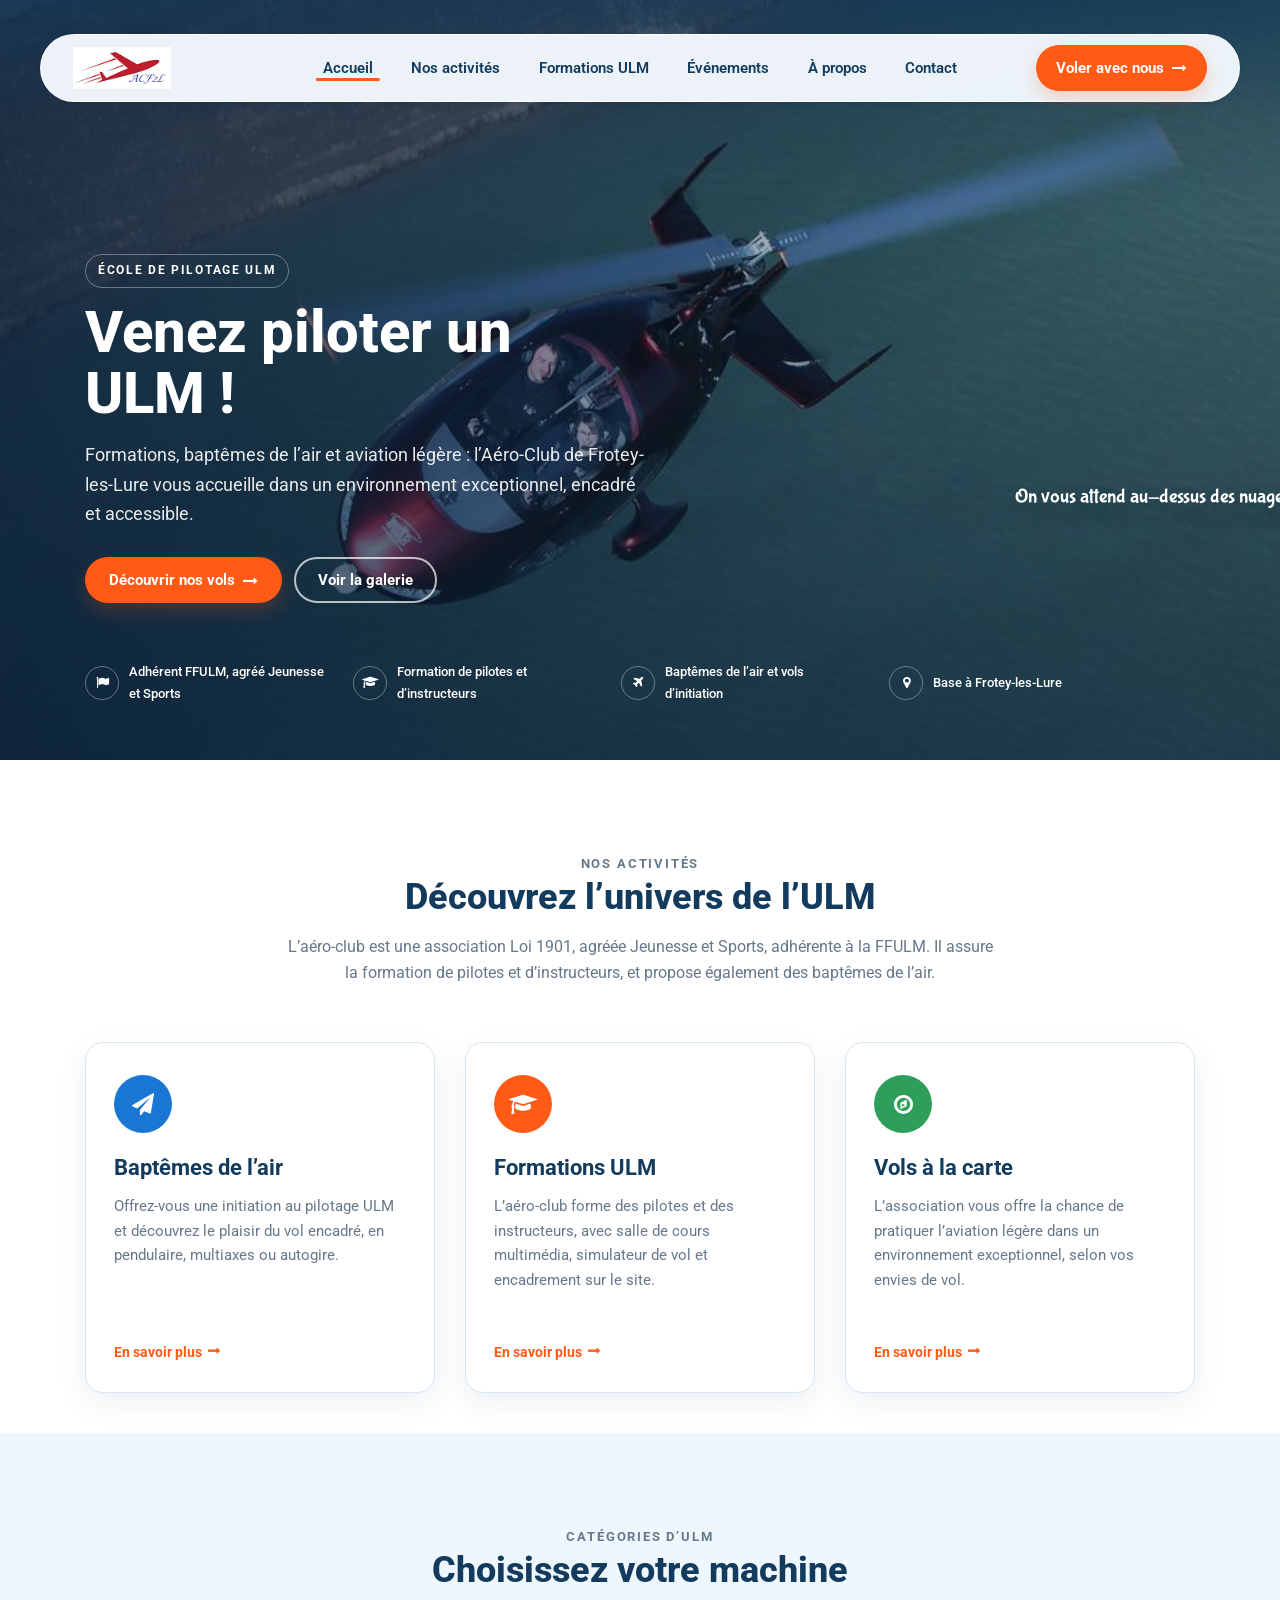
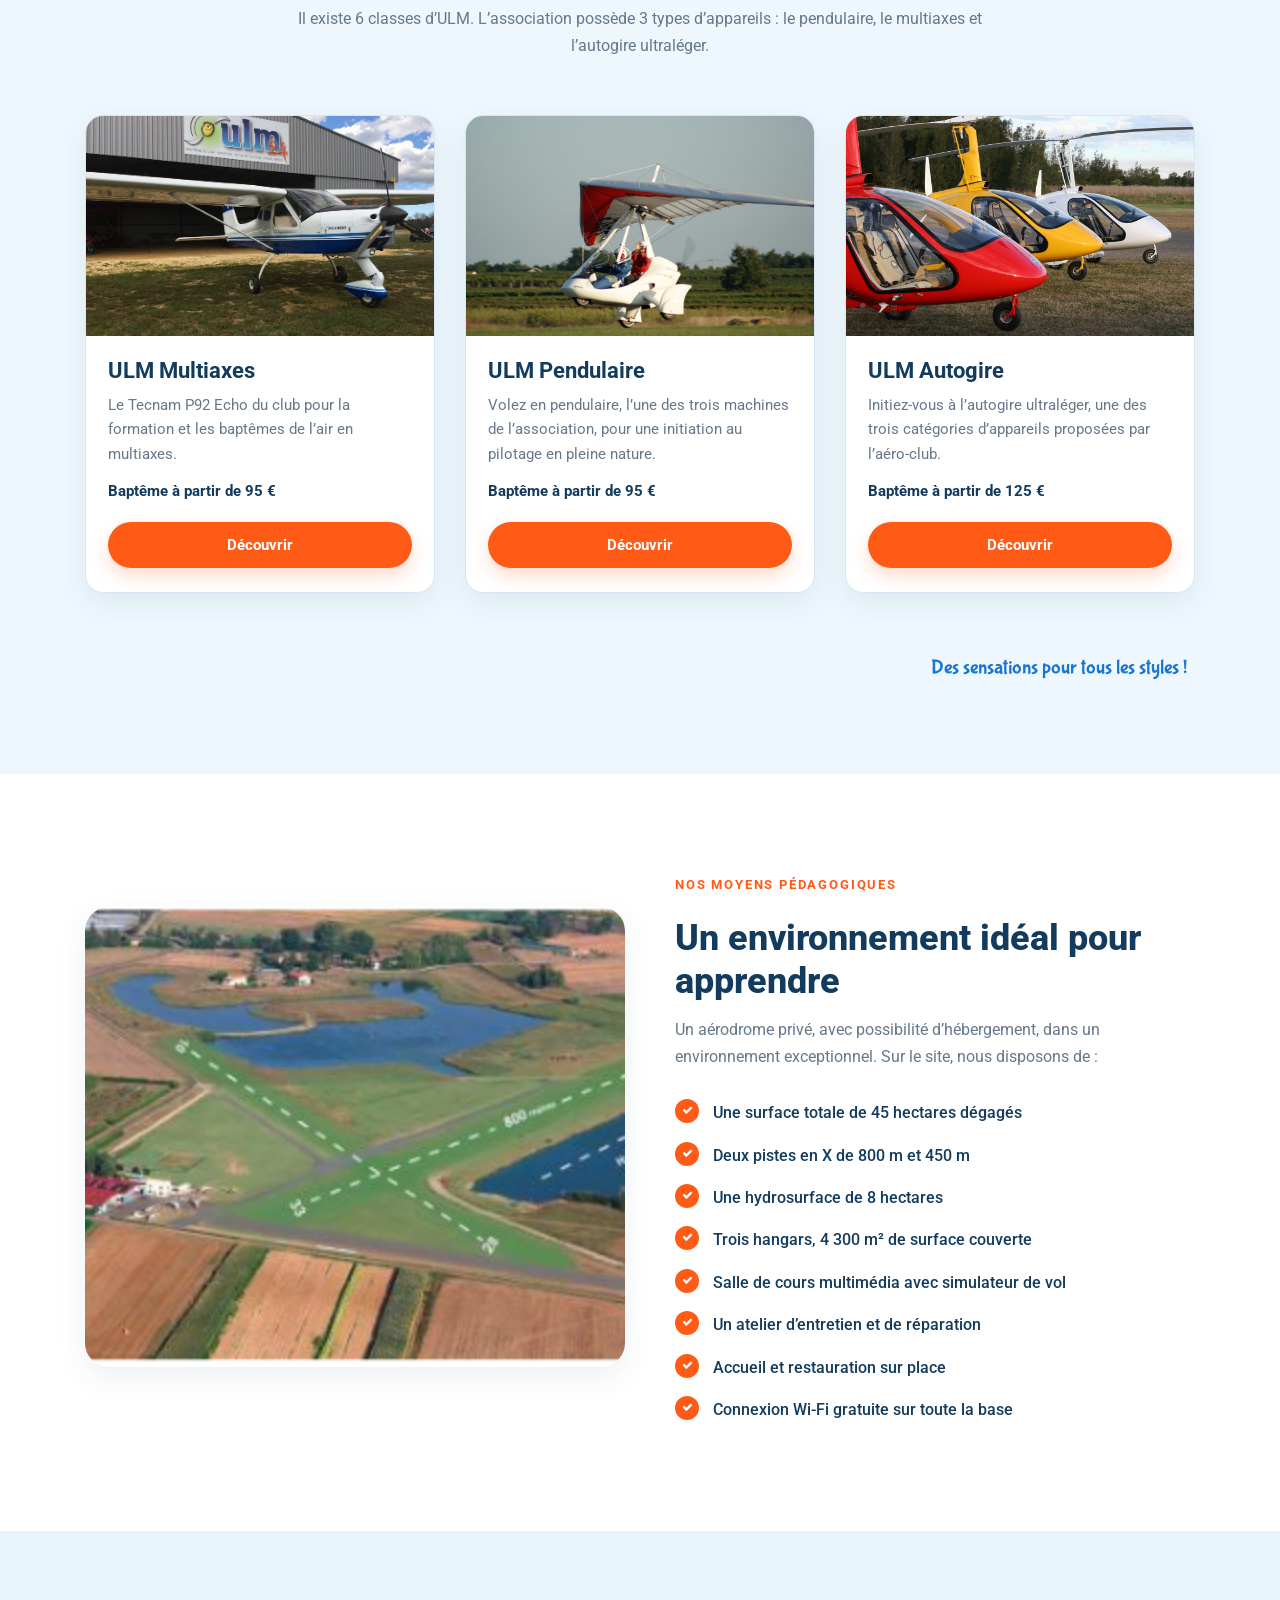
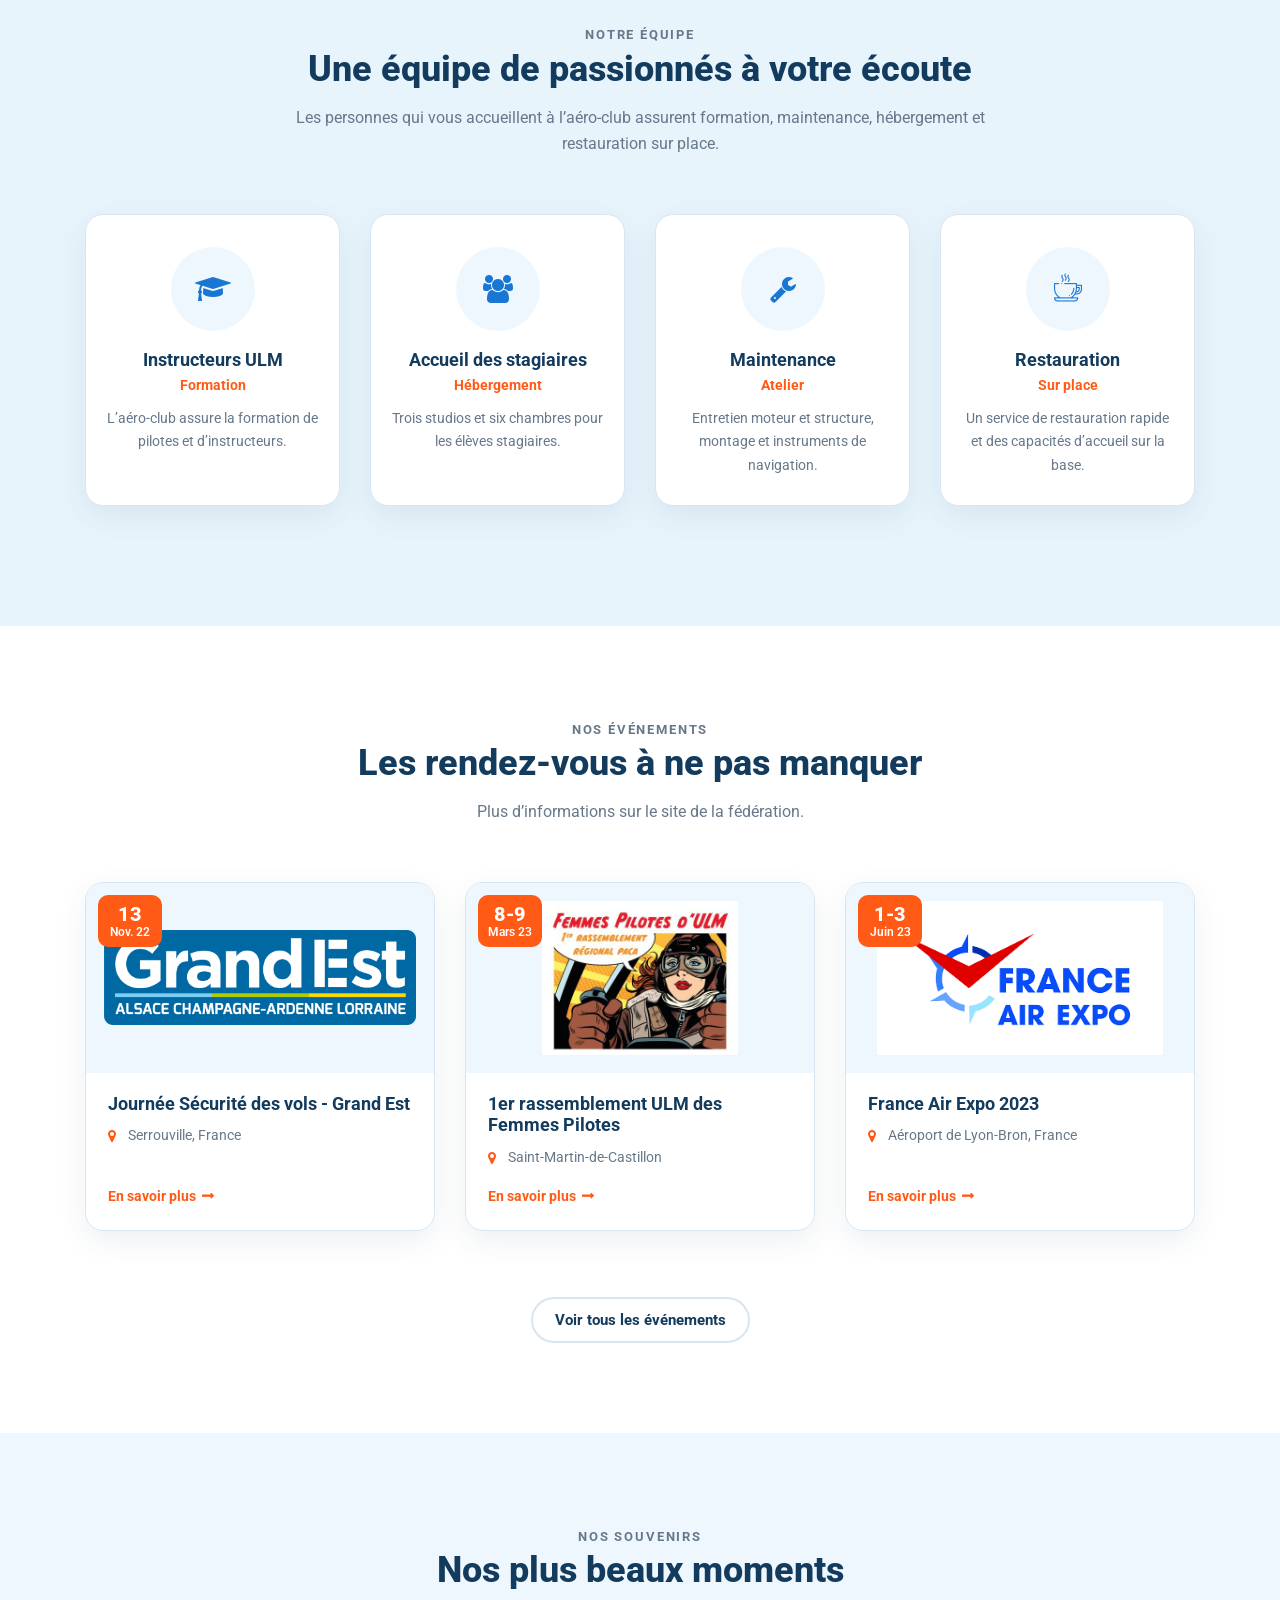
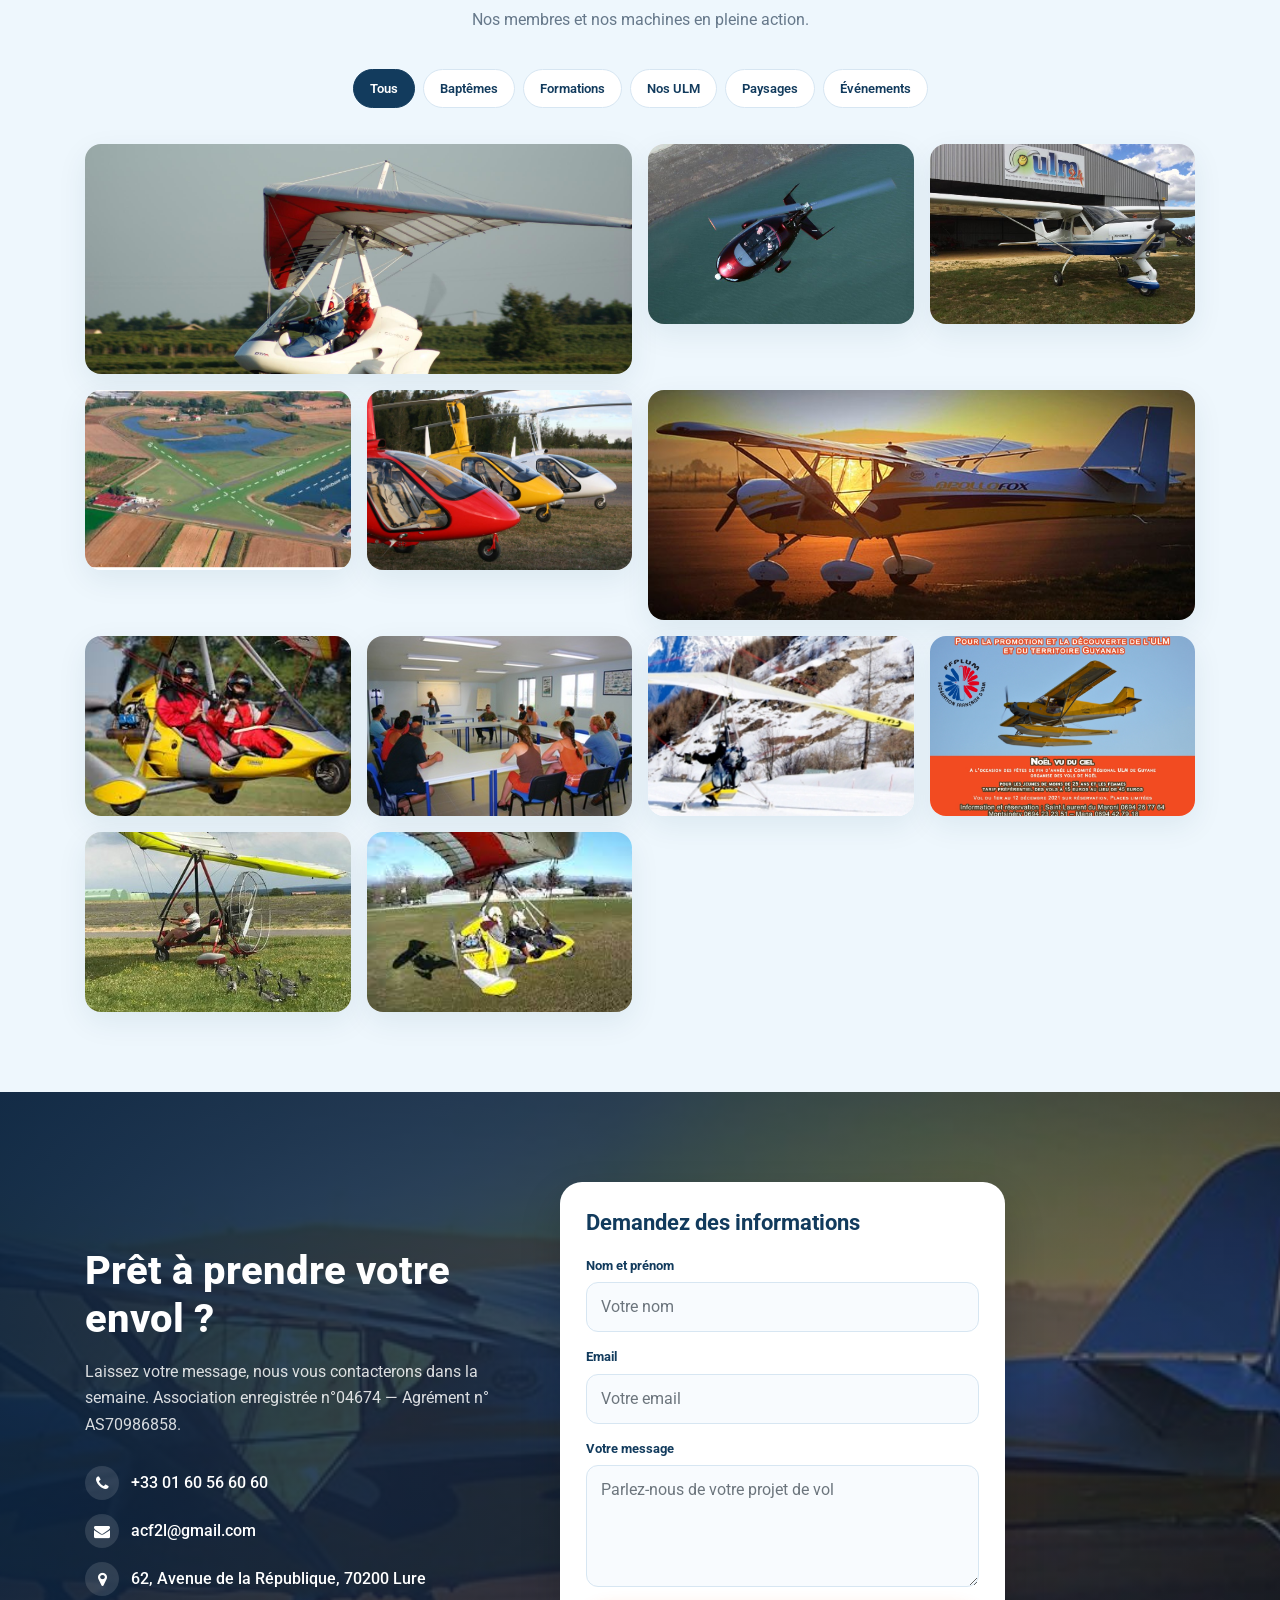
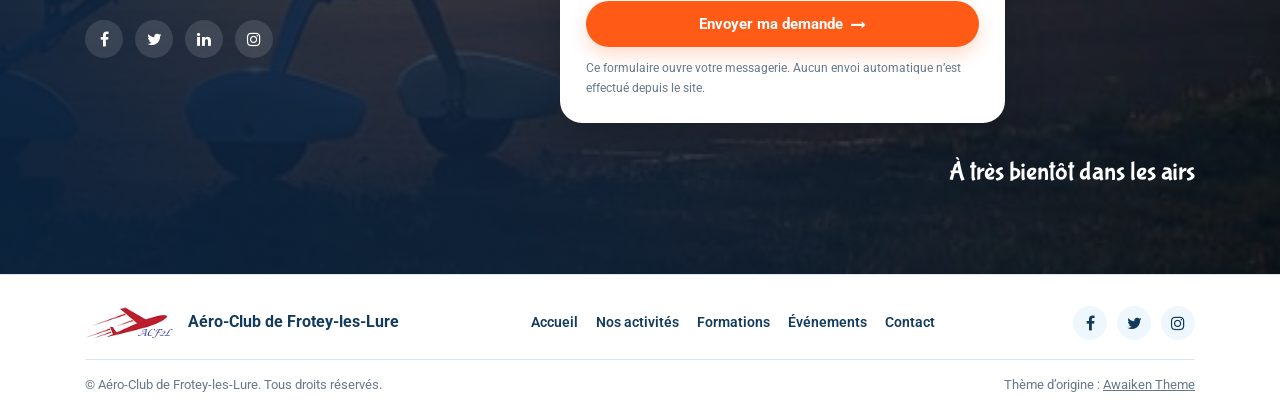
<file: index.html>
<!DOCTYPE html>
<html lang="fr">
<head>
	<meta charset="utf-8">
	<meta http-equiv="X-UA-Compatible" content="IE=edge">
	<meta name="viewport" content="width=device-width, initial-scale=1.0">
	<meta name="description" content="Aéro-Club de Frotey-les-Lure : formations ULM, baptêmes de l’air et aviation légère en Haute-Saône. Association Loi 1901, agréée Jeunesse et Sports, adhérente à la FFULM.">
	<meta name="keywords" content="ULM, aéro-club, Frotey-les-Lure, baptême de l’air, formation pilote, autogire, pendulaire, multiaxes">
	<meta name="author" content="Aéro-Club de Frotey-les-Lure">

	<title>ACF2L - Aéro-Club de Frotey-les-Lure</title>
	<link href="https://fonts.googleapis.com/css?family=Bubblegum+Sans|Roboto:300,400,500,700,900" rel="stylesheet">
	<link href="css/bootstrap.min.css" rel="stylesheet" media="screen">
	<link href="css/font-awesome.min.css" rel="stylesheet" media="screen">
	<link href="css/flaticon.css" rel="stylesheet" media="screen">
	<link rel="stylesheet" href="css/swiper.min.css">
	<link href="css/animate.css" rel="stylesheet">
	<link href="css/magnific-popup.css" rel="stylesheet">
	<link rel="stylesheet" href="css/slicknav.css">
	<link href="css/custom.css?v=7" rel="stylesheet" media="screen">
	<!--[if lt IE 9]>
	  <script src="https://oss.maxcdn.com/html5shiv/3.7.2/html5shiv.min.js"></script>
	  <script src="https://oss.maxcdn.com/respond/1.4.2/respond.min.js"></script>
	<![endif]-->
	<link href="css/monstyle.css" rel="stylesheet">
</head>
<body data-spy="scroll" data-target="#main-navbar" data-offset="90">
	<a class="skip-link" href="#main-content">Aller au contenu</a>

	<header class="header">
		<nav class="navbar navbar-expand-lg navbar-light my-3 px-4 shadow-sm" id="main-navbar" style="max-width: 1200px;">
			<div class="container header-bar">
				<a class="navbar-brand" href="#home">
					<img src="images/logo.png" alt="ACF2L, Aéro-Club de Frotey-les-Lure">
					<span class="brand-text">Aéro-Club de Frotey-les-Lure</span>
				</a>

				<ul class="navbar-nav text-nowrap mx-auto" id="main-menu">
					<li class="nav-item"><a class="nav-link active" href="#home">Accueil</a></li>
					<li class="nav-item"><a class="nav-link" href="#activities">Nos activités</a></li>
					<li class="nav-item"><a class="nav-link" href="#courses">Formations ULM</a></li>
					<li class="nav-item"><a class="nav-link" href="#events">Événements</a></li>
					<li class="nav-item"><a class="nav-link" href="#about-us">À propos</a></li>
					<li class="nav-item"><a class="nav-link" href="#contact">Contact</a></li>
				</ul>

				<a class="header-cta" href="#contact">Voler avec nous <i class="fa fa-long-arrow-right" aria-hidden="true"></i></a>
				<div class="navbar-toggle"></div>
				<div id="responsive-menu"></div>
			</div>
		</nav>
	</header>

	<main id="main-content">
		<section class="hero" id="home">
			<div class="hero-media">
				<img src="images/slide-3.jpg" alt="Autogire ULM en vol au-dessus de l’eau">
			</div>
			<div class="hero-overlay"></div>
			<div class="container hero-inner">
				<div class="hero-copy">
					<p class="hero-eyebrow">École de pilotage ULM</p>
					<h1>Venez piloter un ULM&nbsp;!</h1>
					<p class="hero-lead">Formations, baptêmes de l’air et aviation légère&nbsp;: l’Aéro-Club de Frotey-les-Lure vous accueille dans un environnement exceptionnel, encadré et accessible.</p>
					<div class="hero-actions">
						<a class="bouton bouton-primaire" href="#courses">Découvrir nos vols <i class="fa fa-long-arrow-right" aria-hidden="true"></i></a>
						<a class="bouton bouton-fantome" href="#gallery">Voir la galerie</a>
					</div>
				</div>
				<p class="hero-aside" aria-hidden="true">On vous attend au-dessus des nuages&nbsp;!</p>
			</div>
			<div class="container">
				<ul class="hero-trust">
					<li>
						<span class="trust-icon" aria-hidden="true"><i class="fa fa-flag"></i></span>
						<span>Adhérent FFULM, agréé Jeunesse et Sports</span>
					</li>
					<li>
						<span class="trust-icon" aria-hidden="true"><i class="fa fa-graduation-cap"></i></span>
						<span>Formation de pilotes et d’instructeurs</span>
					</li>
					<li>
						<span class="trust-icon" aria-hidden="true"><i class="fa fa-plane"></i></span>
						<span>Baptêmes de l’air et vols d’initiation</span>
					</li>
					<li>
						<span class="trust-icon" aria-hidden="true"><i class="fa fa-map-marker"></i></span>
						<span>Base à Frotey-les-Lure</span>
					</li>
				</ul>
			</div>
		</section>

		<section class="our-activities" id="activities">
			<div class="container">
				<div class="section-title wow fadeInUp">
					<p class="section-eyebrow">Nos activités</p>
					<h2>Découvrez l’univers de l’ULM</h2>
					<p>L’aéro-club est une association Loi 1901, agréée Jeunesse et Sports, adhérente à la FFULM. Il assure la formation de pilotes et d’instructeurs, et propose également des baptêmes de l’air.</p>
				</div>
				<div class="row equal-cards">
					<div class="col-md-4">
						<article class="activity-card wow fadeInUp" data-wow-delay="0.1s">
							<div class="activity-icon icon-blue" aria-hidden="true"><i class="fa fa-paper-plane"></i></div>
							<h3>Baptêmes de l’air</h3>
							<p>Offrez-vous une initiation au pilotage ULM et découvrez le plaisir du vol encadré, en pendulaire, multiaxes ou autogire.</p>
							<a href="#courses" class="text-link">En savoir plus</a>
						</article>
					</div>
					<div class="col-md-4">
						<article class="activity-card wow fadeInUp" data-wow-delay="0.2s">
							<div class="activity-icon icon-orange" aria-hidden="true"><i class="fa fa-graduation-cap"></i></div>
							<h3>Formations ULM</h3>
							<p>L’aéro-club forme des pilotes et des instructeurs, avec salle de cours multimédia, simulateur de vol et encadrement sur le site.</p>
							<a href="#about-us" class="text-link">En savoir plus</a>
						</article>
					</div>
					<div class="col-md-4">
						<article class="activity-card wow fadeInUp" data-wow-delay="0.3s">
							<div class="activity-icon icon-green" aria-hidden="true"><i class="fa fa-compass"></i></div>
							<h3>Vols à la carte</h3>
							<p>L’association vous offre la chance de pratiquer l’aviation légère dans un environnement exceptionnel, selon vos envies de vol.</p>
							<a href="#contact" class="text-link">En savoir plus</a>
						</article>
					</div>
				</div>
			</div>
		</section>

		<section class="courses" id="courses">
			<div class="container">
				<div class="section-title">
					<p class="section-eyebrow">Catégories d’ULM</p>
					<h2>Choisissez votre machine</h2>
					<p>Il existe 6 classes d’ULM. L’association possède 3 types d’appareils&nbsp;: le pendulaire, le multiaxes et l’autogire ultraléger.</p>
				</div>
				<div class="row equal-cards">
					<div class="col-lg-4">
						<article class="machine-card wow fadeInUp" data-wow-delay="0.1s">
							<figure>
								<img src="images/Tecnam-P92-exter.jpg" alt="ULM multiaxes Tecnam P92 Echo devant le hangar">
							</figure>
							<div class="machine-body">
								<h3>ULM Multiaxes</h3>
								<p>Le Tecnam P92 Echo du club pour la formation et les baptêmes de l’air en multiaxes.</p>
								<p class="machine-price">Baptême à partir de 95&nbsp;€</p>
								<a href="#contact" class="bouton bouton-primaire bouton-bloc">Découvrir</a>
							</div>
						</article>
					</div>
					<div class="col-lg-4">
						<article class="machine-card wow fadeInUp" data-wow-delay="0.2s">
							<figure>
								<img src="images/pendulaire1.jpg" alt="ULM pendulaire biplace en vol">
							</figure>
							<div class="machine-body">
								<h3>ULM Pendulaire</h3>
								<p>Volez en pendulaire, l’une des trois machines de l’association, pour une initiation au pilotage en pleine nature.</p>
								<p class="machine-price">Baptême à partir de 95&nbsp;€</p>
								<a href="#contact" class="bouton bouton-primaire bouton-bloc">Découvrir</a>
							</div>
						</article>
					</div>
					<div class="col-lg-4">
						<article class="machine-card wow fadeInUp" data-wow-delay="0.3s">
							<figure>
								<img src="images/troisAutogires.jpg" alt="Trois autogires ULM alignés sur le terrain">
							</figure>
							<div class="machine-body">
								<h3>ULM Autogire</h3>
								<p>Initiez-vous à l’autogire ultraléger, une des trois catégories d’appareils proposées par l’aéro-club.</p>
								<p class="machine-price">Baptême à partir de 125&nbsp;€</p>
								<a href="#contact" class="bouton bouton-primaire bouton-bloc">Découvrir</a>
							</div>
						</article>
					</div>
				</div>
				<p class="section-note">Des sensations pour tous les styles&nbsp;!</p>
			</div>
		</section>

		<section class="about-us" id="about-us">
			<div class="container">
				<div class="row about-layout">
					<div class="col-lg-6">
						<div class="about-image wow fadeInLeft" data-wow-delay="0.15s">
							<img src="images/about.png" alt="Vue aérienne de l’aérodrome avec deux pistes en X, hydrosurface et hangars">
						</div>
					</div>
					<div class="col-lg-6">
						<div class="about-content wow fadeInUp" data-wow-delay="0.25s">
							<p class="section-eyebrow">Nos moyens pédagogiques</p>
							<h2>Un environnement idéal pour apprendre</h2>
							<p>Un aérodrome privé, avec possibilité d’hébergement, dans un environnement exceptionnel. Sur le site, nous disposons de&nbsp;:</p>
							<ul class="check-list">
								<li>Une surface totale de 45 hectares dégagés</li>
								<li>Deux pistes en X de 800 m et 450 m</li>
								<li>Une hydrosurface de 8 hectares</li>
								<li>Trois hangars, 4&nbsp;300 m² de surface couverte</li>
								<li>Salle de cours multimédia avec simulateur de vol</li>
								<li>Un atelier d’entretien et de réparation</li>
								<li>Accueil et restauration sur place</li>
								<li>Connexion Wi-Fi gratuite sur toute la base</li>
							</ul>
						</div>
					</div>
				</div>
			</div>
		</section>

		<section class="faculty" id="teachers">
			<div class="container">
				<div class="section-title">
					<p class="section-eyebrow">Notre équipe</p>
					<h2>Une équipe de passionnés à votre écoute</h2>
					<p>Les personnes qui vous accueillent à l’aéro-club assurent formation, maintenance, hébergement et restauration sur place.</p>
				</div>
				<div class="row equal-cards">
					<div class="col-lg-3 col-md-6">
						<article class="team-card wow fadeInUp" data-wow-delay="0.1s">
							<div class="team-icon" aria-hidden="true"><i class="fa fa-graduation-cap"></i></div>
							<h3>Instructeurs ULM</h3>
							<p class="team-role">Formation</p>
							<p>L’aéro-club assure la formation de pilotes et d’instructeurs.</p>
						</article>
					</div>
					<div class="col-lg-3 col-md-6">
						<article class="team-card wow fadeInUp" data-wow-delay="0.2s">
							<div class="team-icon" aria-hidden="true"><i class="fa fa-users"></i></div>
							<h3>Accueil des stagiaires</h3>
							<p class="team-role">Hébergement</p>
							<p>Trois studios et six chambres pour les élèves stagiaires.</p>
						</article>
					</div>
					<div class="col-lg-3 col-md-6">
						<article class="team-card wow fadeInUp" data-wow-delay="0.3s">
							<div class="team-icon" aria-hidden="true"><i class="fa fa-wrench"></i></div>
							<h3>Maintenance</h3>
							<p class="team-role">Atelier</p>
							<p>Entretien moteur et structure, montage et instruments de navigation.</p>
						</article>
					</div>
					<div class="col-lg-3 col-md-6">
						<article class="team-card wow fadeInUp" data-wow-delay="0.4s">
							<div class="team-icon" aria-hidden="true"><i class="flaticon-coffee-cup"></i></div>
							<h3>Restauration</h3>
							<p class="team-role">Sur place</p>
							<p>Un service de restauration rapide et des capacités d’accueil sur la base.</p>
						</article>
					</div>
				</div>
			</div>
		</section>

		<section class="events" id="events">
			<div class="container">
				<div class="section-title">
					<p class="section-eyebrow">Nos événements</p>
					<h2>Les rendez-vous à ne pas manquer</h2>
					<p>Plus d’informations sur le site de la fédération.</p>
				</div>
				<div class="row equal-cards">
					<div class="col-md-4">
						<article class="event-card wow fadeInUp" data-wow-delay="0.1s">
							<figure>
								<img src="images/event-1.png" alt="Logo Grand Est">
								<div class="event-date"><span>13</span> Nov. 22</div>
							</figure>
							<div class="event-body">
								<h3>Journée Sécurité des vols - Grand Est</h3>
								<p class="location">Serrouville, France</p>
								<a href="#contact" class="text-link">En savoir plus</a>
							</div>
						</article>
					</div>
					<div class="col-md-4">
						<article class="event-card wow fadeInUp" data-wow-delay="0.2s">
							<figure>
								<img src="images/event-5.jpg" alt="Affiche du 1er rassemblement ULM des Femmes Pilotes">
								<div class="event-date"><span>8-9</span> Mars 23</div>
							</figure>
							<div class="event-body">
								<h3>1er rassemblement ULM des Femmes Pilotes</h3>
								<p class="location">Saint-Martin-de-Castillon</p>
								<a href="#contact" class="text-link">En savoir plus</a>
							</div>
						</article>
					</div>
					<div class="col-md-4">
						<article class="event-card wow fadeInUp" data-wow-delay="0.3s">
							<figure>
								<img src="images/event-3.jpg" alt="Logo France Air Expo">
								<div class="event-date"><span>1-3</span> Juin 23</div>
							</figure>
							<div class="event-body">
								<h3>France Air Expo 2023</h3>
								<p class="location">Aéroport de Lyon-Bron, France</p>
								<a href="#contact" class="text-link">En savoir plus</a>
							</div>
						</article>
					</div>
				</div>
				<div class="section-cta">
					<a href="#contact" class="bouton bouton-contour">Voir tous les événements</a>
				</div>
			</div>
		</section>

		<section class="photo-gallery" id="gallery">
			<div class="container">
				<div class="section-title">
					<p class="section-eyebrow">Nos souvenirs</p>
					<h2>Nos plus beaux moments</h2>
					<p>Nos membres et nos machines en pleine action.</p>
				</div>
				<div class="gallery-filters" role="tablist" aria-label="Filtrer la galerie">
					<button type="button" class="gallery-filter is-active" data-filter="all">Tous</button>
					<button type="button" class="gallery-filter" data-filter="baptemes">Baptêmes</button>
					<button type="button" class="gallery-filter" data-filter="formations">Formations</button>
					<button type="button" class="gallery-filter" data-filter="machines">Nos ULM</button>
					<button type="button" class="gallery-filter" data-filter="paysages">Paysages</button>
					<button type="button" class="gallery-filter" data-filter="evenements">Événements</button>
				</div>
				<div class="gallery-grid gallery">
					<a class="gallery-item" data-category="baptemes machines" href="images/pendulaire1.jpg">
						<img src="images/pendulaire1.jpg" alt="Baptême en ULM pendulaire biplace">
					</a>
					<a class="gallery-item" data-category="machines" href="images/slide-3.jpg">
						<img src="images/slide-3.jpg" alt="Autogire ULM en vol">
					</a>
					<a class="gallery-item" data-category="machines formations" href="images/Tecnam-P92-exter.jpg">
						<img src="images/Tecnam-P92-exter.jpg" alt="ULM multiaxes Tecnam P92 Echo">
					</a>
					<a class="gallery-item" data-category="paysages" href="images/about.png">
						<img src="images/about.png" alt="Aérodrome de Frotey-les-Lure vu du ciel">
					</a>
					<a class="gallery-item" data-category="machines" href="images/troisAutogires.jpg">
						<img src="images/troisAutogires.jpg" alt="Trois autogires sur le terrain">
					</a>
					<a class="gallery-item" data-category="paysages evenements" href="images/course-3.jpg">
						<img src="images/course-3.jpg" alt="ULM au coucher du soleil">
					</a>
					<a class="gallery-item" data-category="baptemes machines" href="images/course-4.jpg">
						<img src="images/course-4.jpg" alt="Deux pilotes en ULM pendulaire jaune">
					</a>
					<a class="gallery-item" data-category="formations" href="images/salleCours.png">
						<img src="images/salleCours.png" alt="Salle de cours multimédia de l’aéro-club">
					</a>
					<a class="gallery-item" data-category="paysages machines" href="images/slide-1.jpg">
						<img src="images/slide-1.jpg" alt="Pendulaire ULM sur un terrain enneigé">
					</a>
					<a class="gallery-item" data-category="evenements" href="images/event-2.jpg">
						<img src="images/event-2.jpg" alt="Affiche Noël vu du ciel, promotion de l’ULM">
					</a>
					<a class="gallery-item" data-category="machines" href="images/course-2.jpg">
						<img src="images/course-2.jpg" alt="Pendulaire au sol sur l’aérodrome">
					</a>
					<a class="gallery-item" data-category="baptemes" href="images/course-7.jpg">
						<img src="images/course-7.jpg" alt="Vol d’initiation en pendulaire">
					</a>
				</div>
			</div>
		</section>

		<section class="contactus" id="contact">
			<div class="contact-media">
				<img src="images/course-3.jpg" alt="ULM au coucher du soleil sur la piste">
			</div>
			<div class="contact-overlay"></div>
			<div class="container">
				<div class="row contact-layout">
					<div class="col-lg-5">
						<div class="contact-intro">
							<h2>Prêt à prendre votre envol&nbsp;?</h2>
							<p>Laissez votre message, nous vous contacterons dans la semaine. Association enregistrée n°04674 — Agrément n° AS70986858.</p>
							<ul class="contact-details">
								<li>
									<a href="tel:+330160566060"><i class="fa fa-phone" aria-hidden="true"></i><span>+33 01 60 56 60 60</span></a>
								</li>
								<li>
									<a href="mailto:acf2l@gmail.com"><i class="fa fa-envelope" aria-hidden="true"></i><span>acf2l@gmail.com</span></a>
								</li>
								<li>
									<span><i class="fa fa-map-marker" aria-hidden="true"></i><span>62, Avenue de la République, 70200 Lure</span></span>
								</li>
							</ul>
							<div class="contact-social-link">
								<a href="#" aria-label="Facebook"><i class="fa fa-facebook" aria-hidden="true"></i></a>
								<a href="#" aria-label="Twitter"><i class="fa fa-twitter" aria-hidden="true"></i></a>
								<a href="#" aria-label="LinkedIn"><i class="fa fa-linkedin" aria-hidden="true"></i></a>
								<a href="#" aria-label="Instagram"><i class="fa fa-instagram" aria-hidden="true"></i></a>
							</div>
						</div>
					</div>
					<div class="col-lg-5">
						<div class="contact-form-card">
							<h3>Demandez des informations</h3>
							<form id="contactForm" action="mailto:acf2l@gmail.com" method="post" enctype="text/plain">
								<div class="form-group">
									<label for="contact-name">Nom et prénom</label>
									<input id="contact-name" name="Nom" type="text" class="form-control" placeholder="Votre nom" required>
								</div>
								<div class="form-group">
									<label for="contact-email">Email</label>
									<input id="contact-email" name="Email" type="email" class="form-control" placeholder="Votre email" required>
								</div>
								<div class="form-group">
									<label for="contact-message">Votre message</label>
									<textarea id="contact-message" name="Message" rows="4" class="form-control" placeholder="Parlez-nous de votre projet de vol" required></textarea>
								</div>
								<button type="submit" class="bouton bouton-primaire bouton-bloc">Envoyer ma demande <i class="fa fa-long-arrow-right" aria-hidden="true"></i></button>
								<p class="form-note">Ce formulaire ouvre votre messagerie. Aucun envoi automatique n’est effectué depuis le site.</p>
							</form>
						</div>
					</div>
				</div>
				<p class="contact-aside" aria-hidden="true">À très bientôt dans les airs</p>
			</div>
		</section>
	</main>

	<footer class="footer">
		<div class="container">
			<div class="footer-top">
				<a class="footer-brand" href="#home">
					<img src="images/logo.png" alt="ACF2L, Aéro-Club de Frotey-les-Lure">
					<span>Aéro-Club de Frotey-les-Lure</span>
				</a>
				<nav class="footer-nav" aria-label="Pied de page">
					<a href="#home">Accueil</a>
					<a href="#activities">Nos activités</a>
					<a href="#courses">Formations</a>
					<a href="#events">Événements</a>
					<a href="#contact">Contact</a>
				</nav>
				<div class="footer-social">
					<a href="#" aria-label="Facebook"><i class="fa fa-facebook" aria-hidden="true"></i></a>
					<a href="#" aria-label="Twitter"><i class="fa fa-twitter" aria-hidden="true"></i></a>
					<a href="#" aria-label="Instagram"><i class="fa fa-instagram" aria-hidden="true"></i></a>
				</div>
			</div>
			<div class="footer-bottom">
				<p>&copy; Aéro-Club de Frotey-les-Lure. Tous droits réservés.</p>
				<p class="footer-credit">Thème d’origine&nbsp;: <a href="https://awaikenthemes.com/" target="_blank" rel="noopener noreferrer">Awaiken Theme</a></p>
			</div>
		</div>
	</footer>

	<script src="js/jquery-1.12.4.min.js"></script>
	<script src="js/bootstrap.min.js"></script>
	<script src="js/wow.js"></script>
	<script src="js/swiper.min.js"></script>
	<script src="js/SwiperAnimation.min.js"></script>
	<script src="js/jquery.magnific-popup.min.js"></script>
	<script src="js/jquery.slicknav.js"></script>
	<script src="js/SmoothScroll.js"></script>
	<script src="js/function.js"></script>
</body>
</html>
</file>
<file: css/flaticon.css>
/*
  	Flaticon icon font: Flaticon
  	Creation date: 08/08/2018 17:16
*/

@font-face {
  font-family: "Flaticon";
  src: url("../fonts/Flaticon.eot");
  src: url("../fonts/Flaticon.eot?#iefix") format("embedded-opentype"),
       url("../fonts/Flaticon.woff") format("woff"),
       url("../fonts/Flaticon.ttf") format("truetype"),
       url("../fonts/Flaticon.svg#Flaticon") format("svg");
  font-weight: normal;
  font-style: normal;
}

@media screen and (-webkit-min-device-pixel-ratio:0) {
  @font-face {
    font-family: "Flaticon";
    src: url("../fonts/Flaticon.svg#Flaticon") format("svg");
  }
}

[class^="flaticon-"]:before, [class*=" flaticon-"]:before,
[class^="flaticon-"]:after, [class*=" flaticon-"]:after {   
	font-family: Flaticon;
	font-style: normal;
}

.flaticon-fork:before { content: "\f100"; }
.flaticon-bus:before { content: "\f101"; }
.flaticon-playground:before { content: "\f102"; }
.flaticon-quality:before { content: "\f103"; }
.flaticon-medal:before { content: "\f104"; }
.flaticon-diploma:before { content: "\f105"; }
.flaticon-health:before { content: "\f106"; }
.flaticon-target:before { content: "\f107"; }
.flaticon-music-player:before { content: "\f108"; }
.flaticon-placeholder:before { content: "\f109"; }
.flaticon-worldwide:before { content: "\f10a"; }
.flaticon-clock:before { content: "\f10b"; }
.flaticon-calendar:before { content: "\f10c"; }
.flaticon-coffee-cup:before { content: "\f10d"; }
</file>
<file: css/custom.css>
/*
	Template Name 	: First Step - School & Education Institute HTML Template
	Author 			: Awaiken Theme
	Author Url 		: https://awaikenthemes.com
	Adapted for ACF2L / Aéro-Club de Frotey-les-Lure
*/

:root {
  --marine: #123b5d;
  --marine-fonce: #0e3557;
  --bleu: #1976d2;
  --ciel: #eef7fd;
  --ciel-2: #e7f4fc;
  --orange: #ff5a16;
  --orange-fonce: #e94c0c;
  --texte: #66788a;
  --blanc: #ffffff;
  --rayon: 18px;
  --rayon-sm: 12px;
  --ombre: 0 10px 30px rgba(18, 59, 93, 0.08);
  --bordure: #d7e6f2;
  --vert: #2e9e5b;
}

/************************************/
/***** 	    General css		     ****/
/************************************/

html {
  scroll-behavior: smooth;
}

body {
  font-size: 16px;
  line-height: 1.65;
  font-family: "Roboto", sans-serif;
  color: var(--texte);
  background: var(--blanc);
  overflow-x: hidden;
}

h1,
h2,
h3,
h4,
h5,
h6 {
  margin-top: 0;
  font-weight: 700;
  color: var(--marine);
  font-family: "Roboto", sans-serif;
}

img {
  max-width: 100%;
  height: auto;
}

a {
  color: var(--orange);
  transition:
    color 0.2s ease,
    background-color 0.2s ease,
    box-shadow 0.2s ease,
    transform 0.2s ease,
    border-color 0.2s ease;
}

a:hover,
a:focus {
  text-decoration: none;
  color: var(--orange-fonce);
}

a:focus,
button:focus,
input:focus,
textarea:focus {
  outline: 0;
}

a:focus-visible,
button:focus-visible,
input:focus-visible,
textarea:focus-visible,
.slicknav_btn:focus-visible {
  outline: 3px solid var(--orange);
  outline-offset: 3px;
}

button,
.bouton,
.header-cta,
.gallery-item,
.gallery-filter,
.machine-card,
.activity-card,
.event-card,
.team-card {
  cursor: pointer;
}

::-moz-selection {
  background: var(--orange);
  color: #fff;
}

::selection {
  background: var(--orange);
  color: #fff;
}

.skip-link {
  position: absolute;
  left: -999px;
  top: 0;
  z-index: 400;
  background: var(--orange);
  color: #fff;
  padding: 0.6rem 1rem;
}

.skip-link:focus {
  left: 12px;
  top: 12px;
}

.preloader {
  position: fixed;
  top: 0;
  left: 0;
  right: 0;
  bottom: 0;
  background: #ecf1f5;
  z-index: 9999;
  text-align: center;
}

.row.no-gutters {
  margin-right: 0;
  margin-left: 0;
}

.row.no-gutters > [class^="col-"],
.row.no-gutters > [class*=" col-"] {
  padding-right: 0;
  padding-left: 0;
}

section[id],
#home {
  scroll-margin-top: 110px;
}

.equal-cards {
  display: flex;
  flex-wrap: wrap;
}

.equal-cards > [class*="col-"] {
  display: flex;
}

.equal-cards > [class*="col-"] > * {
  width: 100%;
}

.section-title {
  text-align: center;
  max-width: 720px;
  margin: 0 auto 56px;
}

.section-eyebrow {
  display: inline-block;
  margin-bottom: 10px;
  color: var(--orange);
  font-size: 13px;
  font-weight: 700;
  letter-spacing: 0.14em;
  text-transform: uppercase;
}

.section-title h2,
.about-content h2,
.contact-intro h2 {
  font-size: 36px;
  line-height: 1.2;
  margin-bottom: 14px;
  font-weight: 800;
}

.section-title p {
  color: var(--texte);
  margin: 0;
}

.section-note {
  font-family: "Bubblegum Sans", cursive;
  color: var(--bleu);
  text-align: right;
  margin: 28px 8px 0;
  font-size: 22px;
}

.section-cta {
  text-align: center;
  margin-top: 36px;
}

.text-link {
  display: inline-flex;
  align-items: center;
  gap: 6px;
  color: var(--orange);
  font-weight: 700;
  font-size: 14px;
}

.text-link:after {
  content: "\f178";
  font-family: FontAwesome;
  font-size: 12px;
}

.text-link:hover,
.text-link:focus {
  color: var(--orange-fonce);
}

.bouton {
  display: inline-flex;
  align-items: center;
  justify-content: center;
  gap: 8px;
  padding: 12px 22px;
  border-radius: 999px;
  font-size: 15px;
  font-weight: 700;
  line-height: 1.2;
  border: 2px solid transparent;
  min-height: 46px;
}

.bouton-primaire {
  background: var(--orange);
  color: #fff;
  box-shadow: 0 8px 18px rgba(255, 90, 22, 0.22);
}

.bouton-primaire:hover,
.bouton-primaire:focus {
  background: var(--orange-fonce);
  color: #fff;
  transform: translateY(-2px);
}

.bouton-fantome {
  background: transparent;
  color: #fff;
  border-color: rgba(255, 255, 255, 0.7);
}

.bouton-fantome:hover,
.bouton-fantome:focus {
  background: rgba(255, 255, 255, 0.12);
  color: #fff;
}

.bouton-contour {
  background: transparent;
  color: var(--marine);
  border-color: var(--bordure);
}

.bouton-contour:hover,
.bouton-contour:focus {
  border-color: var(--orange);
  color: var(--orange);
}

.bouton-bloc {
  width: 100%;
}

/************************************/
/*****    Navigation area css   *****/
/************************************/

header.header {
  position: absolute;
  top: 0;
  left: 0;
  right: 0;
  z-index: 200;
  background: linear-gradient(
    180deg,
    rgba(14, 53, 87, 0.55) 0%,
    rgba(14, 53, 87, 0) 100%
  );
  padding: 18px 0 0;
  min-height: auto;
}

header.header.is-sticky {
  position: fixed;
  padding-top: 10px;
  padding-bottom: 10px;
}

header.header.is-sticky .navbar {
  border-color: var(--marine);
}

header .navbar {
  background: rgba(245, 250, 255, 0.96);
  border: 1px solid rgba(255, 255, 255, 0.8);
  border-radius: 999px;
  box-shadow: 0 10px 30px rgba(20, 60, 100, 0.12);
  margin: 0 auto;
  padding: 0 10px 0 18px;
  min-height: 68px;
}

header .navbar:after {
  display: none !important;
  content: none !important;
}

header .navbar .container,
.header-bar {
  width: 100%;
  max-width: 1180px;
  padding: 0 8px;
  display: flex;
  align-items: center;
  justify-content: space-between;
  position: relative;
}

.navbar-brand {
  display: flex;
  align-items: center;
  gap: 10px;
  padding: 0;
  margin: 0;
  z-index: 2;
}

.navbar-brand img {
  width: auto;
  height: 42px;
  object-fit: contain;
}

.brand-text {
  display: none;
  font-size: 13px;
  font-weight: 700;
  color: var(--marine);
  max-width: 130px;
  line-height: 1.25;
}

.navbar .navbar-nav {
  align-items: center;
  flex-direction: row;
  position: absolute;
  left: 50%;
  transform: translateX(-50%);
  margin: 0;
}

.navbar .navbar-nav .nav-item {
  padding: 0;
}

.navbar .navbar-nav .nav-link {
  position: relative;
  padding: 0.75rem 1.2rem;
  font-size: 0.94rem;
  font-weight: 600;
  color: var(--marine);
  text-transform: none;
  letter-spacing: 0;
  background: transparent;
  border-radius: 0;
}

.navbar .navbar-nav .nav-link:hover,
.navbar .navbar-nav .nav-link:focus {
  color: var(--orange);
}

.navbar .navbar-nav .nav-link.active {
  color: var(--marine);
  background: transparent;
}

.navbar .navbar-nav .nav-link.active:after {
  content: "";
  position: absolute;
  left: 0.75rem;
  right: 0.75rem;
  bottom: 0.7rem;
  height: 3px;
  background: var(--orange);
  border-radius: 999px;
}

.header-cta {
  display: inline-flex;
  align-items: center;
  justify-content: center;
  gap: 0.5rem;
  margin-left: 0.5rem;
  padding: 0.7rem 1.25rem;
  background: var(--orange);
  color: #fff;
  font-size: 0.92rem;
  font-weight: 700;
  border-radius: 999px;
  white-space: nowrap;
  z-index: 2;
  box-shadow: 0 8px 18px rgba(255, 90, 22, 0.22);
}

.header-cta:hover,
.header-cta:focus {
  color: #fff;
  background: var(--orange-fonce);
  transform: translateY(-1px);
}

.sticky-header {
  position: relative;
}

.navbar-toggle {
  display: none;
}

#responsive-menu {
  display: none;
}

.slicknav_menu {
  padding: 0;
  background: transparent;
}

.slicknav_btn {
  margin: 0;
  background: transparent;
  float: none;
}

.slicknav_icon-bar {
  background: var(--marine);
  box-shadow: none;
  height: 2px;
}

.slicknav_nav {
  position: absolute;
  top: calc(100% + 10px);
  left: 0;
  right: 0;
  background: #fff;
  border-radius: 16px;
  box-shadow: var(--ombre);
  padding: 10px;
  z-index: 30;
}

.slicknav_nav a {
  color: var(--marine);
  text-transform: none;
  font-weight: 600;
  border-radius: 10px;
  padding: 12px 14px;
}

.slicknav_nav a:hover,
.slicknav_nav .slicknav_row:hover {
  background: var(--ciel);
  color: var(--orange);
}

/**************************************/
/*****         Hero section       *****/
/**************************************/

.hero {
  position: relative;
  min-height: 760px;
  display: flex;
  flex-direction: column;
  justify-content: flex-end;
  padding: 160px 0 48px;
  color: #fff;
  overflow: hidden;
}

.hero-media,
.hero-overlay,
.contact-media,
.contact-overlay {
  position: absolute;
  inset: 0;
}

.hero-media img,
.contact-media img {
  width: 100%;
  height: 100%;
  object-fit: cover;
  object-position: 68% center;
}

.hero-overlay {
  background:
    linear-gradient(
      90deg,
      rgba(10, 32, 58, 0.78) 0%,
      rgba(10, 32, 58, 0.42) 46%,
      rgba(10, 32, 58, 0.12) 100%
    ),
    linear-gradient(
      180deg,
      rgba(10, 32, 58, 0.28) 0%,
      rgba(10, 32, 58, 0) 28%,
      rgba(10, 32, 58, 0.45) 100%
    );
}

.hero-inner {
  position: relative;
  z-index: 2;
  display: flex;
  justify-content: space-between;
  align-items: flex-end;
  padding-bottom: 36px;
}

.hero-copy {
  max-width: 560px;
}

.hero-eyebrow {
  display: inline-block;
  margin-bottom: 14px;
  padding: 6px 12px;
  border: 1px solid rgba(255, 255, 255, 0.35);
  border-radius: 999px;
  color: #fff;
  font-size: 12px;
  font-weight: 700;
  letter-spacing: 0.14em;
  text-transform: uppercase;
}

.hero h1 {
  color: #fff;
  font-size: 58px;
  line-height: 1.05;
  font-weight: 800;
  margin-bottom: 16px;
}

.hero-lead {
  color: rgba(255, 255, 255, 0.9);
  font-size: 18px;
  margin-bottom: 28px;
}

.hero-actions {
  display: flex;
  flex-wrap: wrap;
  gap: 12px;
}

.hero-aside {
  font-family: "Bubblegum Sans", cursive;
  color: #fff;
  font-size: 24px;
  max-width: 180px;
  text-align: right;
  margin: 0 0 90px;
  text-shadow: 0 8px 24px rgba(0, 0, 0, 0.25);
}

.hero-aside, .section-note {
  white-space: nowrap;
  font-size: 20px;
}

.hero-trust {
  position: relative;
  z-index: 2;
  display: flex;
  flex-wrap: wrap;
  gap: 18px 28px;
  list-style: none;
  margin: 0;
  padding: 22px 0 8px;
  color: #fff;
}

.hero-trust li {
  display: flex;
  align-items: center;
  gap: 10px;
  font-size: 13px;
  font-weight: 500;
  max-width: 240px;
}

.trust-icon {
  width: 34px;
  height: 34px;
  border: 1px solid rgba(255, 255, 255, 0.35);
  border-radius: 50%;
  display: inline-flex;
  align-items: center;
  justify-content: center;
  flex-shrink: 0;
}

.trust-icon .flaticon-diploma:before {
  font-size: 16px;
  margin: 0;
}

/**************************************/
/*****   Our Activities area css  *****/
/**************************************/

.our-activities {
  padding: 90px 0 40px;
  background: var(--blanc);
  position: relative;
}

.activity-card {
  background: #fff;
  border: 1px solid var(--bordure);
  border-radius: var(--rayon);
  box-shadow: var(--ombre);
  padding: 32px 28px 28px;
  margin-bottom: 30px;
  display: flex;
  flex-direction: column;
  min-height: 100%;
  transition:
    transform 0.2s ease,
    box-shadow 0.2s ease;
}

.activity-card:hover {
  transform: translateY(-4px);
  box-shadow: 0 14px 32px rgba(18, 59, 93, 0.12);
}

.activity-icon {
  width: 58px;
  height: 58px;
  margin-bottom: 22px;
  font-size: 22px;
  color: #fff;
  border-radius: 50%;
  display: flex;
  align-items: center;
  justify-content: center;
}

.activity-icon .flaticon-diploma:before {
  font-size: 22px;
  margin: 0;
}

.icon-blue {
  background: var(--bleu);
}

.icon-orange {
  background: var(--orange);
}

.icon-green {
  background: var(--vert);
}

.activity-card h3 {
  font-size: 22px;
  margin-bottom: 12px;
}

.activity-card p {
  font-size: 15px;
  color: var(--texte);
  margin-bottom: 18px;
  flex-grow: 1;
}

/************************************/
/*****     Courses area css     *****/
/************************************/

.courses {
  background: var(--ciel);
  padding: 90px 0;
  position: relative;
}

.machine-card {
  background: #fff;
  border-radius: var(--rayon);
  overflow: hidden;
  box-shadow: var(--ombre);
  border: 1px solid var(--bordure);
  margin-bottom: 30px;
  display: flex;
  flex-direction: column;
  transition:
    transform 0.2s ease,
    box-shadow 0.2s ease;
}

.machine-card:hover {
  transform: translateY(-4px);
  box-shadow: 0 14px 32px rgba(18, 59, 93, 0.12);
}

.machine-card figure {
  margin: 0;
  height: 220px;
  overflow: hidden;
}

.machine-card figure img {
  width: 100%;
  height: 100%;
  object-fit: cover;
  display: block;
}

.machine-body {
  padding: 22px 22px 24px;
  display: flex;
  flex-direction: column;
  flex-grow: 1;
}

.machine-body h3 {
  font-size: 22px;
  margin-bottom: 8px;
}

.machine-body p {
  font-size: 15px;
  margin-bottom: 12px;
}

.machine-price {
  color: var(--marine);
  font-weight: 700;
  margin-bottom: 18px !important;
}

.machine-body .bouton {
  margin-top: auto;
}

/************************************/
/*****    About us area css     *****/
/************************************/

.about-us {
  display: flex;
  align-items: stretch; 
  padding: 100px 0;
  background: #fff;
}

.about-layout {
  align-items: center;
}

.about-image {
  border-radius: 24px;
  overflow: hidden;
  box-shadow: var(--ombre);
  margin-bottom: 30px;
  min-height: 460px;
}

.about-image img {
  width: 100%;
  height: 100%;
  min-height: 460px;
  display: block;
  object-fit: cover;
}

.about-content {
  padding-left: 20px;
}

.about-content .section-eyebrow {
  display: block;
}

.about-content p {
  margin-bottom: 22px;
}

.check-list {
  list-style: none;
  padding: 0;
  margin: 0;
}

.check-list li {
  position: relative;
  padding: 8px 0 8px 38px;
  color: var(--marine);
  font-weight: 500;
}

.check-list li:before {
  content: "\f00c";
  font-family: FontAwesome;
  position: absolute;
  left: 0;
  top: 7px;
  width: 24px;
  height: 24px;
  border-radius: 50%;
  background: var(--orange);
  color: #fff;
  font-size: 11px;
  line-height: 24px;
  text-align: center;
}

/************************************/
/*****   Faculty Team area css  *****/
/************************************/

.faculty {
  padding: 90px 0;
  background: var(--ciel-2);
}

.team-card {
  background: #fff;
  border-radius: var(--rayon);
  box-shadow: var(--ombre);
  border: 1px solid var(--bordure);
  text-align: center;
  padding: 32px 20px 28px;
  margin-bottom: 30px;
  transition: transform 0.2s ease;
}

.team-card:hover {
  transform: translateY(-4px);
}

.team-icon {
  width: 84px;
  height: 84px;
  margin: 0 auto 18px;
  border-radius: 50%;
  background: var(--ciel);
  color: var(--bleu);
  display: flex;
  align-items: center;
  justify-content: center;
  font-size: 28px;
}

.team-icon .flaticon-diploma:before,
.team-icon .flaticon-coffee-cup:before {
  font-size: 28px;
  margin: 0;
}

.team-card h3 {
  font-size: 18px;
  margin-bottom: 4px;
}

.team-role {
  color: var(--orange);
  font-weight: 700;
  font-size: 13px;
  margin-bottom: 10px !important;
}

.team-card p {
  margin: 0;
  font-size: 14px;
}

/**********************************/
/*****     Event area css     *****/
/**********************************/

.events {
  padding: 90px 0;
  background: #fff;
}

.event-card {
  background: #fff;
  border-radius: var(--rayon);
  box-shadow: var(--ombre);
  border: 1px solid var(--bordure);
  overflow: hidden;
  margin-bottom: 30px;
  display: flex;
  flex-direction: column;
  transition: transform 0.2s ease;
}

.event-card:hover {
  transform: translateY(-4px);
}

.event-card figure {
  position: relative;
  margin: 0;
  height: 190px;
  background: var(--ciel);
}

.event-card figure img {
  width: 100%;
  height: 100%;
  object-fit: contain;
  padding: 18px;
  display: block;
}

.event-date {
  position: absolute;
  top: 12px;
  left: 12px;
  min-width: 64px;
  background: var(--orange);
  color: #fff;
  border-radius: 10px;
  text-align: center;
  padding: 8px 10px;
  line-height: 1.15;
  font-size: 12px;
  font-weight: 600;
}

.event-date span {
  display: block;
  font-size: 20px;
  font-weight: 800;
}

.event-body {
  padding: 20px 22px 22px;
  display: flex;
  flex-direction: column;
  flex-grow: 1;
}

.event-body h3 {
  font-size: 18px;
  margin-bottom: 10px;
}

.event-body .location {
  color: var(--texte);
  font-size: 14px;
  margin-bottom: 16px;
  padding-left: 20px;
  position: relative;
}

.event-body .location:before {
  content: "\f041";
  font-family: FontAwesome;
  position: absolute;
  left: 0;
  top: 1px;
  color: var(--orange);
}

.event-body .text-link {
  margin-top: auto;
}

/*************************************/
/*****   Photo Gallery area css  *****/
/*************************************/

.photo-gallery {
  padding: 90px 0 80px;
  background: var(--ciel);
}

.gallery-filters {
  display: flex;
  flex-wrap: wrap;
  justify-content: center;
  gap: 8px;
  margin: -20px auto 36px;
}

.gallery-filter {
  background: #fff;
  border: 1px solid var(--bordure);
  color: var(--marine);
  border-radius: 999px;
  padding: 8px 16px;
  font-size: 13px;
  font-weight: 600;
  transition: all 0.2s ease;
}

.gallery-filter:hover,
.gallery-filter.is-active {
  background: var(--marine);
  border-color: var(--marine);
  color: #fff;
}

.gallery-grid {
  display: grid;
  grid-template-columns: repeat(4, 1fr);
  gap: 16px;
}

.gallery-item {
  display: block;
  border-radius: 16px;
  overflow: hidden;
  background: #fff;
  box-shadow: var(--ombre);
  height: 180px;
}

.gallery-item:nth-child(1),
.gallery-item:nth-child(6) {
  grid-column: span 2;
  height: 230px;
}

.gallery-item img {
  width: 100%;
  height: 100%;
  object-fit: cover;
  display: block;
  transition: transform 0.35s ease;
}

.gallery-item:hover img {
  transform: translateY(-3px);
}

.gallery-item.is-hidden {
  display: none;
}

/*************************************/
/*****     Contact us area css   *****/
/*************************************/

.contactus {
  position: relative;
  padding: 90px 0 80px;
  overflow: hidden;
  color: #fff;
  min-height: 620px;
}

.contact-overlay {
  background: linear-gradient(
    90deg,
    rgba(10, 36, 64, 0.92) 0%,
    rgba(10, 36, 64, 0.78) 48%,
    rgba(10, 36, 64, 0.35) 100%
  );
}

.contact-layout {
  position: relative;
  z-index: 2;
  align-items: center;
}

.contact-intro h2 {
  color: #fff;
  font-size: 40px;
  margin-bottom: 16px;
}

.contact-intro p {
  color: rgba(255, 255, 255, 0.84);
  margin-bottom: 28px;
}

.contact-details {
  list-style: none;
  padding: 0;
  margin: 0 0 24px;
}

.contact-details li {
  margin-bottom: 14px;
}

.contact-details a,
.contact-details span {
  display: inline-flex;
  align-items: center;
  gap: 12px;
  color: #fff;
  font-weight: 500;
}

.contact-details i {
  width: 34px;
  height: 34px;
  border-radius: 50%;
  background: rgba(255, 255, 255, 0.12);
  display: inline-flex;
  align-items: center;
  justify-content: center;
}

.contact-social-link a {
  display: inline-flex;
  align-items: center;
  justify-content: center;
  width: 38px;
  height: 38px;
  margin-right: 8px;
  border-radius: 50%;
  background: rgba(255, 255, 255, 0.12);
  color: #fff;
}

.contact-social-link a:hover,
.contact-social-link a:focus {
  background: var(--orange);
  color: #fff;
}

.contact-form-card {
  background: #fff;
  border-radius: 22px;
  padding: 28px 26px 24px;
  box-shadow: 0 18px 40px rgba(0, 0, 0, 0.18);
  color: var(--texte);
}

.contact-form-card h3 {
  font-size: 22px;
  margin-bottom: 18px;
}

.contact-form-card .form-group {
  margin-bottom: 14px;
}

.contact-form-card label {
  display: block;
  font-size: 13px;
  font-weight: 700;
  color: var(--marine);
  margin-bottom: 6px;
}

.contact-form .form-control,
.contact-form-card .form-control {
  border: 1px solid var(--bordure);
  color: var(--marine);
  padding: 12px 14px;
  height: auto;
  resize: vertical;
  background: #f8fbfe;
  border-radius: 12px;
  box-shadow: none;
}

.contact-form-card .form-control:focus {
  border-color: var(--bleu);
  background: #fff;
}

.form-note {
  margin: 12px 0 0;
  font-size: 12px;
  color: var(--texte);
}

.contact-aside {
  position: relative;
  z-index: 2;
  font-family: "Bubblegum Sans", cursive;
  color: #fff;
  font-size: 26px;
  text-align: right;
  margin: 28px 0 0;
}

.btn-contact {
  background: var(--orange);
  border: none;
  color: #fff;
  padding: 10px 40px;
  border-radius: 999px;
  cursor: pointer;
}

/*************************************/
/*****      Footer area css      *****/
/*************************************/

footer.footer {
  padding: 28px 0 18px;
  background: #fff;
  border-top: 1px solid var(--bordure);
}

.footer-top {
  display: flex;
  align-items: center;
  justify-content: space-between;
  gap: 20px;
  padding-bottom: 16px;
}

.footer-brand {
  display: flex;
  align-items: center;
  gap: 10px;
  color: var(--marine);
  font-weight: 700;
}

.footer-brand img {
  height: 40px;
}

.footer-nav {
  display: flex;
  flex-wrap: wrap;
  gap: 8px 18px;
}

.footer-nav a {
  color: var(--marine);
  font-weight: 600;
  font-size: 14px;
}

.footer-nav a:hover {
  color: var(--orange);
}

.footer-social a {
  display: inline-flex;
  align-items: center;
  justify-content: center;
  width: 34px;
  height: 34px;
  margin-left: 6px;
  border-radius: 50%;
  color: var(--marine);
  background: var(--ciel);
}

.footer-social a:hover {
  background: var(--orange);
  color: #fff;
}

.footer-bottom {
  display: flex;
  justify-content: space-between;
  gap: 12px;
  padding-top: 14px;
  border-top: 1px solid var(--bordure);
  font-size: 13px;
}

.footer-bottom p {
  margin: 0;
}

.footer-credit a {
  color: var(--texte);
  text-decoration: underline;
}

/************************************/
/*****       Media Screens      *****/
/************************************/

@media only screen and (max-width: 1199px) {
  .hero h1 {
    font-size: 48px;
  }

  .navbar .navbar-nav .nav-link {
    padding-left: 0.55rem;
    padding-right: 0.55rem;
    font-size: 0.88rem;
  }
}

@media only screen and (max-width: 991px) {
  .header .navbar-nav {
    display: none;
  }

  .navbar-toggle,
  #responsive-menu {
    display: block;
    position: relative;
    z-index: 5;
  }

  .navbar-toggle {
    margin-left: 6px;
  }

  header .navbar {
    overflow: visible;
  }

  #responsive-menu {
    position: absolute;
    top: calc(100% + 8px);
    left: 0;
    right: 0;
    width: 100%;
  }

  .slicknav_nav {
    position: static;
    top: auto;
    left: auto;
    right: auto;
  }

  header .navbar {
    border-radius: 22px;
    min-height: 64px;
    padding: 8px 12px;
  }

  .header-bar {
    flex-wrap: nowrap;
  }

  .header-cta {
    padding: 0.55rem 0.9rem;
    font-size: 0.82rem;
    margin-left: auto;
    margin-right: 10px;
  }

  .hero {
    min-height: 640px;
    padding-top: 140px;
  }

  .hero-inner {
    flex-direction: column;
    align-items: flex-start;
  }

  .hero-aside,
  .contact-aside,
  .section-note {
    display: none;
  }

  .about-content {
    padding-left: 0;
  }

  .gallery-grid {
    grid-template-columns: repeat(2, 1fr);
  }

  .gallery-item:nth-child(1),
  .gallery-item:nth-child(6) {
    grid-column: span 1;
    height: 180px;
  }

  .contact-form-card {
    margin-top: 28px;
  }
}

@media only screen and (max-width: 767px) {
  .our-activities,
  .courses,
  .faculty,
  .about-us,
  .events,
  .photo-gallery,
  .contactus {
    padding: 64px 0;
  }

  .section-title {
    margin-bottom: 36px;
  }

  .section-title h2,
  .about-content h2,
  .contact-intro h2 {
    font-size: 28px;
  }

  .hero {
    min-height: 0;
    padding: 110px 0 28px;
    justify-content: flex-start;
  }

  .hero h1 {
    font-size: 36px;
  }

  .hero-lead {
    font-size: 16px;
  }

  .hero-trust li {
    max-width: 100%;
  }

  .footer-top,
  .footer-bottom {
    flex-direction: column;
    align-items: flex-start;
  }

  .footer-social a {
    margin-left: 0;
    margin-right: 6px;
  }
}

@media only screen and (max-width: 575px) {
  header.header {
    padding-left: 10px;
    padding-right: 10px;
  }

  .header-cta {
    display: none;
  }

  .navbar-brand img {
    height: 36px;
  }

  .hero-actions {
    flex-direction: column;
    align-items: stretch;
  }

  .hero-actions .bouton {
    width: 100%;
  }

  .gallery-grid {
    grid-template-columns: 1fr;
  }

  .gallery-item,
  .gallery-item:nth-child(1),
  .gallery-item:nth-child(6) {
    height: 200px;
  }

  .contact-intro h2 {
    font-size: 26px;
  }
}

@media (prefers-reduced-motion: reduce) {
  html {
    scroll-behavior: auto;
  }

  *,
  *::before,
  *::after {
    animation-duration: 0.01ms !important;
    animation-iteration-count: 1 !important;
    transition-duration: 0.01ms !important;
    scroll-behavior: auto !important;
  }

  .wow {
    visibility: visible !important;
  }
}
</file>
<file: css/monstyle.css>
/* Small project-specific overrides for ACF2L */

.paragraphe1 {
  font-size: 1rem;
  color: inherit;
}
</file>
